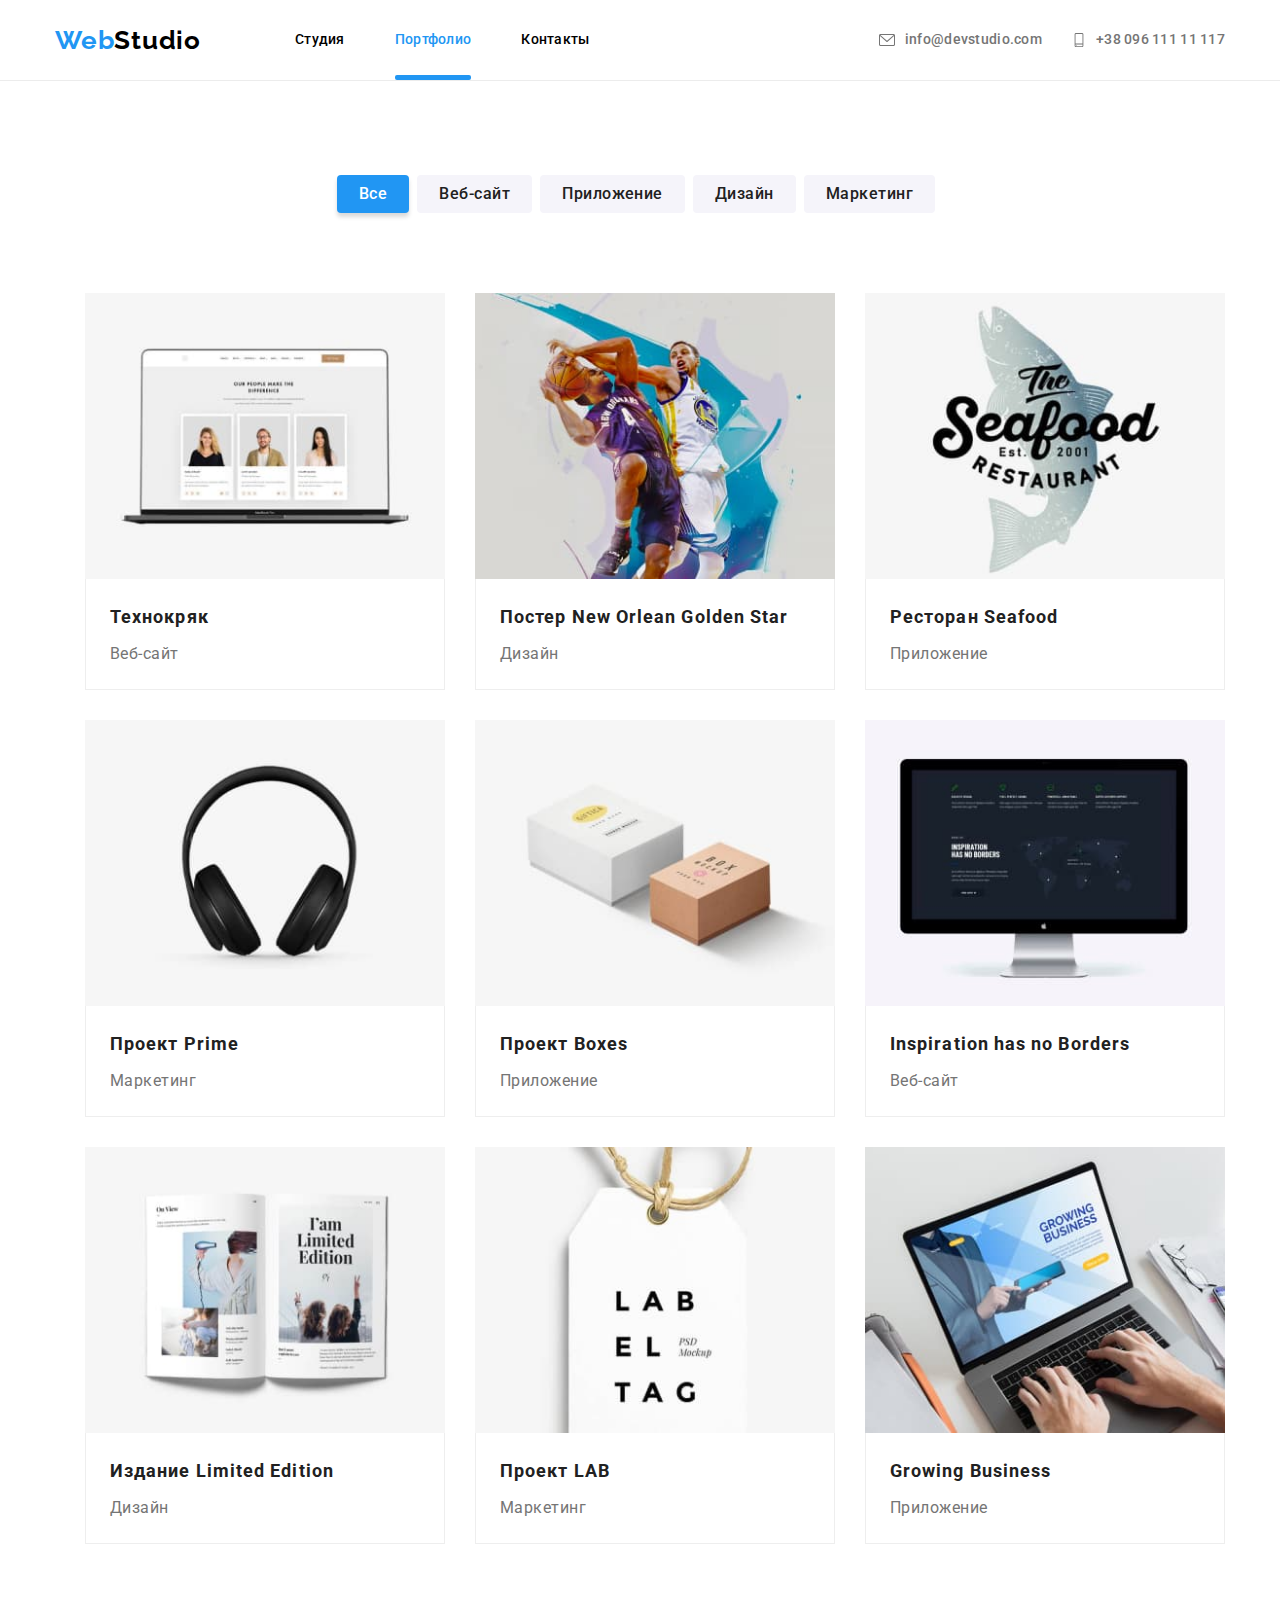
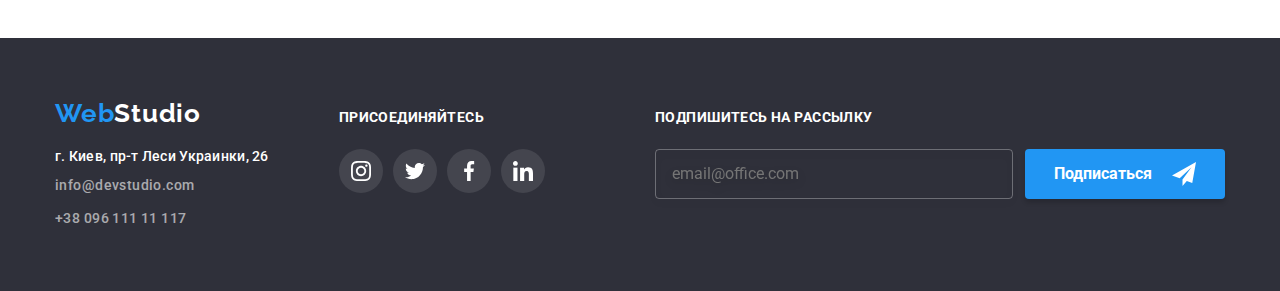
<file: portfolio.html>
<!DOCTYPE html>
<html lang="ru">
  <head>
    <meta charset="UTF-8" />
    <meta name="viewport" content="width=device-width, initiale=1.0" />
    <title>Document</title>
    <link rel="preconnect" href="https://fonts.googleapis.com" />
    <link rel="preconnect" href="https://fonts.gstatic.com" crossorigin />
    <link
      href="https://fonts.googleapis.com/css2?family=Raleway:ital,wght@0,700;1,700&family=Roboto:ital,wght@0,400;0,500;0,700;0,900;1,400;1,500;1,700;1,900&display=swap"
      rel="stylesheet"
    />
    <link rel="stylesheet" href="./css/main.min.css" />
  </head>

  <body>
    <header class="header">
      <div class="container header__container">
        <a class="header__logo" href="./index.html">
          <span class="header__logo--sp">Web</span>Studio
        </a>
        <nav class="navigation">
          <ul class="navigation__list">
            <li class="navigation__distance">
              <a href="./index.html" class="navigation__link">Студия</a>
            </li>
            <li class="navigation__distance">
              <a
                href="./portfolio.html"
                class="navigation__link navigation__link--active"
                >Портфолио</a
              >
            </li>
            <li class="navigation__distance">
              <a href="#contacts" class="navigation__link">Контакты</a>
            </li>
          </ul>
        </nav>
        <ul class="contacts">
          <li>
            <a href="mailto:info@devstudio.com" class="contacts__link"
              ><svg class="contacts__envelope">
                <use href="./images/sprite.svg#icon-envelope"></use></svg
              >info@devstudio.com</a
            >
          </li>
          <li>
            <a href="tel:+380961111111" class="contacts__link">
              <svg class="contacts__phone">
                <use href="./images/sprite.svg#icon-smartphone"></use>
              </svg>
              +38 096 111 11 117</a
            >
          </li>
        </ul>
      </div>
    </header>
    <!-- Переваги -->
    <main class="section">
      <div class="container">
        <ul class="button-box">
          <li>
            <button
              type="button"
              class="botton-box__pres botton-box__pres--active"
            >
              Все
            </button>
          </li>
          <li>
            <button type="button" class="botton-box__pres">Веб-сайт</button>
          </li>
          <li>
            <button type="button" class="botton-box__pres">Приложение</button>
          </li>
          <li>
            <button type="button" class="botton-box__pres">Дизайн</button>
          </li>
          <li>
            <button type="button" class="botton-box__pres">Маркетинг</button>
          </li>
        </ul>
        <ul class="card-set">
          <li>
            <a class="card-set__item" href="">
              <div>
                <img
                  src="./images/portfolio/technokriack.jpg"
                  alt="Технокряк"
                  width="370"
                />
                <div class="item__overlay">
                  <p>
                    Технокряк это современная площадка распространения
                    коронавируса. Компании используют эту платформу для
                    цифрового шпионажа и атак на защищённые сервера конкурентов.
                  </p>
                </div>
              </div>
            </a>
            <div class="item__frame">
              <h2 class="item__name-project">Технокряк</h2>
              <p class="item__prof-project">Веб-сайт</p>
            </div>
          </li>

          <li>
            <a class="card-set__item" href="">
              <div>
                <img
                  src="./images/portfolio/sportstars.jpg"
                  alt="poster New Orlean"
                />
                <div class="item__overlay">
                  <p>
                    Технокряк это современная площадка распространения
                    коронавируса. Компании используют эту платформу для
                    цифрового шпионажа и атак на защищённые сервера конкурентов.
                  </p>
                </div>
              </div>
            </a>
            <div class="item__frame">
              <h2 class="item__name-project">Постер New Orlean Golden Star</h2>
              <p class="item__prof-project">Дизайн</p>
            </div>
          </li>
          <li>
            <a class="card-set__item" href=""
              ><div>
                <img src="./images/portfolio/seafood.jpg" alt="Seafood" />
                <div class="item__overlay">
                  <p>
                    Технокряк это современная площадка распространения
                    коронавируса. Компании используют эту платформу для
                    цифрового шпионажа и атак на защищённые сервера конкурентов.
                  </p>
                </div>
              </div>
            </a>
            <div class="item__frame">
              <h2 class="item__name-project">Ресторан Seafood</h2>
              <p class="item__prof-project">Приложение</p>
            </div>
          </li>
          <li>
            <a class="card-set__item" href=""
              ><div>
                <img src="./images/portfolio/headphone.jpg" alt="headphone" />
                <div class="item__overlay">
                  <p>
                    Технокряк это современная площадка распространения
                    коронавируса. Компании используют эту платформу для
                    цифрового шпионажа и атак на защищённые сервера конкурентов.
                  </p>
                </div>
              </div>
            </a>
            <div class="item__frame">
              <h2 class="item__name-project">Проект Prime</h2>
              <p class="item__prof-project">Маркетинг</p>
            </div>
          </li>
          <li>
            <a class="card-set__item" href=""
              ><div>
                <img src="./images/portfolio/boxes.jpg" alt="boxes" />
                <div class="item__overlay">
                  <p>
                    Технокряк это современная площадка распространения
                    коронавируса. Компании используют эту платформу для
                    цифрового шпионажа и атак на защищённые сервера конкурентов.
                  </p>
                </div>
              </div>
            </a>
            <div class="item__frame">
              <h2 class="item__name-project">Проект Boxes</h2>
              <p class="item__prof-project">Приложение</p>
            </div>
          </li>
          <li>
            <a class="card-set__item" href=""
              ><div>
                <img src="./images/portfolio/monitor.jpg" alt="monitor" />
                <div class="item__overlay">
                  <p>
                    Технокряк это современная площадка распространения
                    коронавируса. Компании используют эту платформу для
                    цифрового шпионажа и атак на защищённые сервера конкурентов.
                  </p>
                </div>
              </div>
            </a>
            <div class="item__frame">
              <h2 class="item__name-project">Inspiration has no Borders</h2>
              <p class="item__prof-project">Веб-сайт</p>
            </div>
          </li>
          <li>
            <a class="card-set__item" href=""
              ><div>
                <img src="./images/portfolio/megazine.jpg" alt="megazine" />
                <div class="item__overlay">
                  <p>
                    Технокряк это современная площадка распространения
                    коронавируса. Компании используют эту платформу для
                    цифрового шпионажа и атак на защищённые сервера конкурентов.
                  </p>
                </div>
              </div>
            </a>
            <div class="item__frame">
              <h2 class="item__name-project">Издание Limited Edition</h2>
              <p class="item__prof-project">Дизайн</p>
            </div>
          </li>
          <li>
            <a class="card-set__item" href=""
              ><div>
                <img src="./images/portfolio/lab.jpg" alt="lab" />
                <div class="item__overlay">
                  <p>
                    Технокряк это современная площадка распространения
                    коронавируса. Компании используют эту платформу для
                    цифрового шпионажа и атак на защищённые сервера конкурентов.
                  </p>
                </div>
              </div>
            </a>
            <div class="item__frame">
              <h2 class="item__name-project">Проект LAB</h2>
              <p class="item__prof-project">Маркетинг</p>
            </div>
          </li>

          <li>
            <a class="card-set__item" href="">
              <div>
                <img src="./images/portfolio/laptop.jpg" alt="laptop" />
                <div class="item__overlay">
                  <p>
                    Технокряк это современная площадка распространения
                    коронавируса. Компании используют эту платформу для
                    цифрового шпионажа и атак на защищённые сервера конкурентов.
                  </p>
                </div>
              </div>
            </a>
            <div class="item__frame">
              <h2 class="item__name-project">Growing Business</h2>
              <p class="item__prof-project">Приложение</p>
            </div>
          </li>
        </ul>
      </div>
    </main>
    <!-- Підвал -->
    <footer class="footer__color">
      <div class="container footer">
        <div class="footer__content">
          <a class="footer__logo" href="./index.html">
            <span class="footer__logosp">Web</span>Studio
          </a>

          <ul class="footer__address" id="contacts">
            <li>
              <a
                class="navigation__link color"
                href="https://goo.gl/maps/RnuvEtVCAa1U8o1WA"
                target="_blank"
              >
                г. Киев, пр-т Леси Украинки, 26</a
              >
            </li>
            <li>
              <a
                href="mailto:info@devstudio.com"
                class="footer__contact navigation__link"
                >info@devstudio.com</a
              >
            </li>
            <li>
              <a
                href="tel:+380961111111"
                class="footer__contact navigation__link"
                >+38 096 111 11 117</a
              >
            </li>
          </ul>
        </div>
        <div class="footer__media">
          <strong class="footer__join">присоединяйтесь</strong>
          <ul class="media__link">
            <li>
              <div class="media__circles">
                <a class="media__circle" href="">
                  <svg class="insta">
                    <use href="./images/sprite.svg#icon-instagram"></use>
                  </svg>
                </a>
              </div>
            </li>
            <li>
              <div class="media__circles">
                <a class="media__circle" href="">
                  <svg class="twiter">
                    <use href="./images/sprite.svg#icon-twitter"></use>
                  </svg>
                </a>
              </div>
            </li>
            <li>
              <div class="media__circles">
                <a class="media__circle" href="">
                  <svg class="facebook">
                    <use href="./images/sprite.svg#icon-facebook"></use>
                  </svg>
                </a>
              </div>
            </li>
            <li>
              <div class="media__circles">
                <a class="media__circle" href="">
                  <svg class="linkedin">
                    <use href="./images/sprite.svg#icon-linkedin"></use>
                  </svg>
                </a>
              </div>
            </li>
          </ul>
        </div>
        <form class="footer-form__fild">
          <label class="footer-form__input-name" for="e-mail"
            >Подпишитесь на рассылку</label
          >
          <div class="footer-form__group">
            <input
              class="footer-form__input-frame"
              type="email"
              name="e-mail"
              id="e-mail"
              placeholder="email@office.com"
            />
            <button type="submit" class="footer-form__pres pres">
              Подписаться
              <img
                class="footer-form__icon-send"
                src="./images/SVG/icon_send.svg"
                alt="send"
              />
            </button>
          </div>
        </form>
      </div>
    </footer>
  </body>
</html>
</file>
<file: css/main.min.css>
/*! modern-normalize v1.1.0 | MIT License | https://github.com/sindresorhus/modern-normalize */*,::before,::after{-webkit-box-sizing:border-box;box-sizing:border-box}html{line-height:1.15;-webkit-text-size-adjust:100%;-moz-tab-size:4;-o-tab-size:4;tab-size:4}body{margin:0;font-family:system-ui,-apple-system,"Segoe UI",Roboto,Helvetica,Arial,sans-serif,"Apple Color Emoji","Segoe UI Emoji"}hr{height:0;color:inherit}abbr[title]{-webkit-text-decoration:underline dotted;text-decoration:underline dotted}b,strong{font-weight:bolder}code,kbd,samp,pre{font-family:ui-monospace, SFMono-Regular, Consolas, "Liberation Mono", Menlo, monospace;font-size:1em}small{font-size:80%}sub,sup{font-size:75%;line-height:0;position:relative;vertical-align:baseline}sub{bottom:-0.25em}sup{top:-0.5em}table{text-indent:0;border-color:inherit}button,input,optgroup,select,textarea{font-family:inherit;font-size:100%;line-height:1.15;margin:0}button,select{text-transform:none}button,[type="button"],[type="reset"],[type="submit"]{-webkit-appearance:button}::-moz-focus-inner{border-style:none;padding:0}:-moz-focusring{outline:1px dotted ButtonText}:-moz-ui-invalid{box-shadow:none}legend{padding:0}progress{vertical-align:baseline}::-webkit-inner-spin-button,::-webkit-outer-spin-button{height:auto}[type="search"]{-webkit-appearance:textfield;outline-offset:-2px}::-webkit-search-decoration{-webkit-appearance:none}::-webkit-file-upload-button{-webkit-appearance:button;font:inherit}summary{display:list-item}*{list-style:none;-webkit-box-sizing:border-box;box-sizing:border-box}h1,h2,h3,h4,h5,h6,ul,p{margin:0;padding:0}.navigation__list,.contacts,.navigation__link,.contacts__link,.advances__box,.team__list,.button-box{margin:0;list-style:none;display:-webkit-box;display:-ms-flexbox;display:flex}.container{margin:auto;max-width:1200px;padding-left:15px;padding-right:15px}.title{font-weight:bold;margin-top:0px;margin-bottom:50px;font-size:36px;line-height:1.17;text-align:center;letter-spacing:0.03em;color:#212121;margin-right:auto;margin-left:auto}.section{padding-top:94px;padding-bottom:94px}.section:nth-child(3){padding-top:0}body{margin:0px;background-color:var(--primary-white-color);font-family:Roboto, sans-serif;color:#000;font-style:normal;font-weight:500;line-height:1.5}.visually-hidden{position:absolute;width:1px;height:1px;margin:-1px;border:0;padding:0;white-space:nowrap;-webkit-clip-path:inset(100%);clip-path:inset(100%);clip:rect(0 0 0 0);overflow:hidden}.pres{list-style:none;display:block;position:relative;background:#2196f3;-webkit-box-shadow:0px 4px 4px rgba(0,0,0,0.15);box-shadow:0px 4px 4px rgba(0,0,0,0.15);border-radius:4px;color:#fff;border:none;cursor:pointer;font-size:16px;font-weight:700;padding:10px;min-width:200px;min-height:50px;margin-left:auto;margin-right:auto}.pres:hover{-webkit-transition-duration:250ms;transition-duration:250ms;background-color:#188ce8;-webkit-transition-timing-function:cubic-bezier(0.4, 0, 0.2, 1);transition-timing-function:cubic-bezier(0.4, 0, 0.2, 1)}.pres:focus{-webkit-transition-duration:250ms;transition-duration:250ms;background-color:#188ce8;-webkit-transition-timing-function:cubic-bezier(0.4, 0, 0.2, 1);transition-timing-function:cubic-bezier(0.4, 0, 0.2, 1)}.navigation__distance{margin-right:50px}.navigation__distance:last-child{margin-right:0px}.navigation__link{display:block;color:#000;text-decoration:none;-webkit-transition-duration:250ms;transition-duration:250ms;padding-top:32px;padding-bottom:32px}.navigation__link--active{color:#2196f3;position:relative}.navigation__link--active:after{content:"";color:#2196f3;text-decoration:none;display:block;background-color:#2196f3;width:100%;height:5px;border-radius:2px;position:absolute;left:0;bottom:0;padding-bottom:0}.navigation{margin-right:auto;margin-left:94px;margin-top:auto;margin-bottom:auto}.navigation__list{font-size:14px;line-height:1.14;letter-spacing:0.02em}.navigation.navigation__link{display:block;padding-top:32px;padding-bottom:32px;color:#000;text-decoration:none;-webkit-transition-duration:250ms;transition-duration:250ms}.navigation__link:hover,.navigation__link:focus{color:#2196f3;-webkit-transition-timing-function:cubic-bezier(0.4, 0, 0.2, 1);transition-timing-function:cubic-bezier(0.4, 0, 0.2, 1)}.header{border-bottom:1px solid #ececec}.header__container{display:-webkit-box;display:-ms-flexbox;display:flex;-webkit-box-pack:center;-ms-flex-pack:center;justify-content:center;width:100%;margin-right:auto;margin-left:auto}.header__logo{color:#000;font-family:Raleway, sans-serif;font-weight:bold;font-size:26px;line-height:31px;letter-spacing:0.03em;text-decoration:none;padding-top:24px;padding-bottom:24px;margin-top:auto;margin-bottom:auto;-webkit-transition-duration:250ms;transition-duration:250ms}.header__logo:hover,.header__logo:focus{text-shadow:0px 4px 4px rgba(0,0,0,0.25);-webkit-transition-timing-function:cubic-bezier(0.4, 0, 0.2, 1);transition-timing-function:cubic-bezier(0.4, 0, 0.2, 1)}.header__logo--sp{color:#2196f3}.contacts{font-size:14px;line-height:1.14;letter-spacing:0.02em;font-style:normal;-webkit-transition-duration:250ms;transition-duration:250ms}.contacts__phone{width:14px;height:16px;fill:currentColor;text-align:center;margin-right:10px}.contacts li:last-child{display:-webkit-box;display:-ms-flexbox;display:flex;margin-left:30px}.contacts__phone:hover,.contacts__phone:focus{fill:currentColor;-webkit-transition-duration:250ms;transition-duration:250ms;-webkit-transition-timing-function:cubic-bezier(0.4, 0, 0.2, 1);transition-timing-function:cubic-bezier(0.4, 0, 0.2, 1)}.contacts__link{color:#757575;text-decoration:none;padding-top:32px;padding-bottom:32px}.contacts__link:hover,.contacts__link:focus{color:#2196f3;-webkit-transition-duration:250ms;transition-duration:250ms;-webkit-transition-timing-function:cubic-bezier(0.4, 0, 0.2, 1);transition-timing-function:cubic-bezier(0.4, 0, 0.2, 1)}.contacts__envelope{width:16px;height:16px;fill:currentColor;text-align:center;margin-right:10px}.contacts__envelope:hover,.contacts__envelope:focus{fill:currentColor;-webkit-transition-duration:250ms;transition-duration:250ms;-webkit-transition-timing-function:cubic-bezier(0.4, 0, 0.2, 1);transition-timing-function:cubic-bezier(0.4, 0, 0.2, 1)}.contacts:hover,.contacts:focus{color:#2196f3;-webkit-transition-timing-function:cubic-bezier(0.4, 0, 0.2, 1);transition-timing-function:cubic-bezier(0.4, 0, 0.2, 1)}.hero{width:100%;max-width:1600px;background-color:rgba(47,48,58,0.4);margin-left:auto;margin-right:auto;padding-top:200px;padding-bottom:200px;background-image:-webkit-gradient(linear, left top, left bottom, from(rgba(47,48,58,0.4)), to(rgba(47,48,58,0.4))),url(../images/hero/hero.jpg);background-image:linear-gradient(rgba(47,48,58,0.4), rgba(47,48,58,0.4)),url(../images/hero/hero.jpg);-webkit-filter:drop-shadow(0px 4px 4px rgba(0,0,0,0.25));filter:drop-shadow(0px 4px 4px rgba(0,0,0,0.25))}.hero .container{width:696px}.hero__name{font-weight:900;font-size:44px;line-height:1.36;text-align:center;letter-spacing:0.06em;text-transform:uppercase;color:#fff;margin-bottom:30px;margin-top:0px}.hero__backdrop{position:fixed;height:100%;width:100%;top:0;left:0;background:rgba(0,0,0,0.2)}.hero__backdrop.is-hidden{opacity:0;visibility:hidden;opacity:inherit;pointer-events:none}.activity{display:-webkit-box;display:-ms-flexbox;display:flex;max-width:1170px;padding-left:0px}.activity__item{position:relative;margin-right:30px}.activity__item:last-child{margin-right:0}.activity__name{text-transform:uppercase;font-weight:bold;font-size:14px;line-height:1.13px;text-align:center;letter-spacing:0.03em;text-transform:uppercase;color:#ffffff}.activity__box{position:absolute;bottom:0;display:-webkit-box;display:-ms-flexbox;display:flex;-webkit-box-pack:center;-ms-flex-pack:center;justify-content:center;-webkit-box-align:center;-ms-flex-align:center;align-items:center;width:370px;height:70px;background:rgba(47,48,58,0.8)}.advanсes__description{font-size:14px;line-height:1.71;letter-spacing:0.03em;color:#757575;margin-top:10px}.advances{background-color:#fff;padding-left:15px;padding-right:15px;margin-left:auto;margin-right:auto}.advances__box{-webkit-box-pack:justify;-ms-flex-pack:justify;justify-content:space-between}.advances__item{width:270px;height:251px;margin-right:30px}.advances__item:last-child{margin-right:0}.advances__card{width:270px;height:120px;background:#f5f4fa;border-radius:4px;-webkit-box-pack:center;-ms-flex-pack:center;justify-content:center;-webkit-box-align:center;-ms-flex-align:center;align-items:center;display:-webkit-box;display:-ms-flexbox;display:flex}.advances__name{text-transform:uppercase;font-weight:bold;font-size:14px;line-height:1.14;letter-spacing:0.03em;color:#000;margin-top:30px}.team{background-color:#f5f4fa;margin-left:auto;margin-right:auto;margin-bottom:0px}.team__list{margin-left:auto;margin-right:auto;max-width:1170px}.team__prof{font-size:16px;line-height:1.19;letter-spacing:0.03em;color:#757575;margin-bottom:20px}.team__name{font-family:Roboto;font-size:16px;line-height:1.19;letter-spacing:0.03em;color:#000;margin-bottom:10px}.team__member{width:270px;height:428px;margin-right:30px;background-color:#fff;text-align:center;-webkit-filter:drop-shadow(0px 4px 4px rgba(0,0,0,0.25));filter:drop-shadow(0px 4px 4px rgba(0,0,0,0.25));border-radius:0px 0px 4px 4px}.team__member:last-child{margin-right:0}.team__member div{padding:30px 32px}.team__link--member{width:206px;height:44px;display:-webkit-box;display:-ms-flexbox;display:flex;-webkit-box-pack:justify;-ms-flex-pack:justify;justify-content:space-between;padding-left:0px;margin-top:20px;margin-left:auto;margin-right:auto}.team__link--circle{width:44px;height:44px;-webkit-box-sizing:border-box;box-sizing:border-box;border-radius:50%;border:none;cursor:pointer;-webkit-box-pack:center;-ms-flex-pack:center;justify-content:center;-webkit-box-align:center;-ms-flex-align:center;align-items:center;display:-webkit-box;display:-ms-flexbox;display:flex;color:#afb1b8}.team__link--social-name{width:20px;height:20px;fill:currentColor;-webkit-box-pack:center;-ms-flex-pack:center;justify-content:center;-webkit-box-align:center;-ms-flex-align:center;align-items:center;display:-webkit-box;display:-ms-flexbox;display:flex}.team__link--circle:hover,.team__link--circle:focus{-webkit-transition-duration:250ms;transition-duration:250ms;color:#fff;background-color:#2196f3;-webkit-transition-timing-function:cubic-bezier(0.4, 0, 0.2, 1);transition-timing-function:cubic-bezier(0.4, 0, 0.2, 1)}.insta{width:20px;height:20px;fill:#fff;-webkit-box-pack:center;-ms-flex-pack:center;justify-content:center;-webkit-box-align:center;-ms-flex-align:center;align-items:center;display:-webkit-box;display:-ms-flexbox;display:flex}.twiter{width:20px;height:20px;fill:primarywhitecolor;-webkit-box-pack:center;-ms-flex-pack:center;justify-content:center;-webkit-box-align:center;-ms-flex-align:center;align-items:center;display:-webkit-box;display:-ms-flexbox;display:flex}.facebook{width:20px;height:20px;fill:primarywhitecolor;-webkit-box-pack:center;-ms-flex-pack:center;justify-content:center;-webkit-box-align:center;-ms-flex-align:center;align-items:center;display:-webkit-box;display:-ms-flexbox;display:flex}.linkedin{width:20px;height:20px;fill:primarywhitecolor;-webkit-box-pack:center;-ms-flex-pack:center;justify-content:center;-webkit-box-align:center;-ms-flex-align:center;align-items:center;display:-webkit-box;display:-ms-flexbox;display:flex}.partners{display:-webkit-box;display:-ms-flexbox;display:flex}.partners__box{width:170px;height:92px;border:1px solid #afb1b8;border-radius:4px;background-color:#fff;cursor:pointer;-webkit-box-pack:center;-ms-flex-pack:center;justify-content:center;-webkit-box-align:center;-ms-flex-align:center;align-items:center;display:-webkit-box;display:-ms-flexbox;display:flex;color:#afb1b8;-webkit-transition-duration:250ms;transition-duration:250ms}.partners__box:hover{border:1px solid #2196f3;color:#2196f3;-webkit-transition-timing-function:cubic-bezier(0.4, 0, 0.2, 1);transition-timing-function:cubic-bezier(0.4, 0, 0.2, 1)}.partners__box:focus{border:3px solid #2196f3;color:#2196f3;-webkit-transition-timing-function:cubic-bezier(0.4, 0, 0.2, 1);transition-timing-function:cubic-bezier(0.4, 0, 0.2, 1)}.partners li{margin-right:30px}.partners li:last-child{margin-right:0}.partners__img{fill:currentColor;-webkit-box-pack:center;-ms-flex-pack:center;justify-content:center;-webkit-box-align:center;-ms-flex-align:center;align-items:center;display:-webkit-box;display:-ms-flexbox;display:flex;-webkit-transition-duration:250ms;transition-duration:250ms}.partners__img:hover,.partners__img:focus{fill:currentColor;-webkit-transition-timing-function:cubic-bezier(0.4, 0, 0.2, 1);transition-timing-function:cubic-bezier(0.4, 0, 0.2, 1)}.modal{position:absolute;top:50%;left:50%;-webkit-transform:translate(-50%, -50%);transform:translate(-50%, -50%);opacity:1;width:528px;padding:40px;background-color:#fff;-webkit-transition-duration:250ms;transition-duration:250ms}.is-hidden .modal{-webkit-transform:translate(-50%, -50%);transform:translate(-50%, -50%);opacity:0;-webkit-transition-duration:250ms;transition-duration:250ms}.modal__head{font-weight:bold;font-size:20px;letter-spacing:0.03em;color:#212121;margin-bottom:12px}.modal__button{-webkit-appearance:none;-moz-appearance:none;appearance:none;position:absolute;cursor:pointer;top:12px;right:9px;border:1px solid rgba(0,0,0,0.1);-webkit-box-sizing:border-box;box-sizing:border-box}.modal__ok{position:absolute;height:15px;padding-left:24px;font-weight:400;font-size:14px;letter-spacing:0.03em;color:#757575;cursor:pointer}.modal__check{display:block;left:15px;position:relative;-webkit-transition-duration:250ms;transition-duration:250ms;-webkit-transition-timing-function:cubic-bezier(0.4, 0, 0.2, 1);transition-timing-function:cubic-bezier(0.4, 0, 0.2, 1)}.modal__button-new{position:fixed;height:32px;width:32px;border-radius:50%;background-image:url(../images/SVG/close_none_active.svg)}.modal__button-new:focus,.modal__button-new:hover,.modal__button-new:active{-webkit-transition-timing-function:cubic-bezier(0.4, 0, 0.2, 1);transition-timing-function:cubic-bezier(0.4, 0, 0.2, 1);border-color:#2196f3;outline:none;background-image:url(../images/SVG/close_active.svg)}.modal__form-fild{position:relative;margin-bottom:10px;text-align:left}.modal__form-fild:nth-last-child(4){position:relative;margin-bottom:20px}.modal__input-frame{padding:0%;display:block;width:448px;height:40px;border:1px solid rgba(33,33,33,0.2);-webkit-box-sizing:border-box;box-sizing:border-box;border-radius:4px;padding-left:40px;cursor:pointer}.modal__input-frame:focus+.vector-person{-webkit-transition-duration:250ms;transition-duration:250ms;-webkit-transition-timing-function:cubic-bezier(0.075, 0.82, 0.165, 1);transition-timing-function:cubic-bezier(0.075, 0.82, 0.165, 1);background-image:url(../images/SVG/person_blue.svg)}.modal__input-frame:focus{outline:none;border:1px solid #2196f3;-webkit-transition-duration:250ms;transition-duration:250ms;-webkit-transition-timing-function:cubic-bezier(0.075, 0.82, 0.165, 1);transition-timing-function:cubic-bezier(0.075, 0.82, 0.165, 1)}.modal__input-frame:focus+.vector-phone{-webkit-transition-duration:250ms;transition-duration:250ms;-webkit-transition-timing-function:cubic-bezier(0.075, 0.82, 0.165, 1);transition-timing-function:cubic-bezier(0.075, 0.82, 0.165, 1);background-image:url(../images/SVG/phone_blue.svg)}.modal__input-frame:focus+.vector-email{-webkit-transition-duration:250ms;transition-duration:250ms;-webkit-transition-timing-function:cubic-bezier(0.075, 0.82, 0.165, 1);transition-timing-function:cubic-bezier(0.075, 0.82, 0.165, 1);background-image:url(../images/SVG/email_blue.svg)}.modal__input-comment:focus{-webkit-transition-duration:250ms;transition-duration:250ms;-webkit-transition-timing-function:cubic-bezier(0.075, 0.82, 0.165, 1);transition-timing-function:cubic-bezier(0.075, 0.82, 0.165, 1);outline:none;border:1px solid #2196f3}.vector-person{position:absolute;left:12px;bottom:10px;width:18px;height:18px;background-image:url(../images/SVG/person_black.svg)}.vector-phone{position:absolute;left:12px;bottom:10px;width:18px;height:18px;background-image:url(../images/SVG/phone_black.svg)}.vector-email{position:absolute;left:12px;bottom:10px;width:18px;height:18px;background-image:url(../images/SVG/email_black.svg)}.modal__input-name{display:block;font-weight:400;font-size:12px;letter-spacing:0.01em;color:#757575;margin-bottom:4px}.modal__check-input{-webkit-appearance:none;-moz-appearance:none;appearance:none;position:absolute}.modal__check-box{position:absolute;text-align:right;width:16px;height:15px;border:2px solid #212121;border-radius:3px}.modal__place-button{display:block;margin:0 auto;margin-top:74px}.modal__place-button:focus{outline:none;background-color:#188ce8}.modal__check-input:focus+.modal__check-box{border:3px solid #2196f3;border-radius:2px}.modal__check-input:checked+.modal__check-box{border:none;position:absolute;width:16px;height:15px;background-image:url(../images/SVG/vector_icon_check.svg)}.modal__input-comment{padding:0;display:block;height:120px;width:448px;border:1px solid rgba(33,33,33,0.2);-webkit-box-sizing:border-box;box-sizing:border-box;border-radius:4px;padding:12px 16px;cursor:pointer}.modal__ok-span:focus,.modal__ok-span:active{color:#2196f3;letter-spacing:0.03em;text-shadow:0px 4px 4px rgba(0,0,0,0.25)}.modal__ok-span{outline:none;font-weight:400;font-size:14px;letter-spacing:0.03em;-webkit-text-decoration-line:underline;text-decoration-line:underline;color:#2196f3}.modal__check-input{-webkit-appearance:none;-moz-appearance:none;appearance:none;position:absolute}.modal__check-box{position:absolute;text-align:right;width:16px;height:15px;border:#212121 solid 2px;border-radius:3px}.media__circle{width:44px;height:44px;border:1px solid #afb1b8;-webkit-box-sizing:border-box;box-sizing:border-box;border-radius:50%;background:rgba(255,255,255,0.1);border:none;cursor:pointer;-webkit-box-pack:center;-ms-flex-pack:center;justify-content:center;-webkit-box-align:center;-ms-flex-align:center;align-items:center;display:-webkit-box;display:-ms-flexbox;display:flex}.media__circles{fill:#afb1b8;-webkit-box-pack:center;-ms-flex-pack:center;justify-content:center;-webkit-box-align:center;-ms-flex-align:center;align-items:center;display:-webkit-box;display:-ms-flexbox;display:flex}.media__circle:hover,.media__circle:focus,.media__circle:active{-webkit-transition-duration:250ms;transition-duration:250ms;background-color:#2196f3;-webkit-transition-timing-function:cubic-bezier(0.4, 0, 0.2, 1);transition-timing-function:cubic-bezier(0.4, 0, 0.2, 1)}.media__link{width:206px;height:44px;display:-webkit-box;display:-ms-flexbox;display:flex;-webkit-box-pack:justify;-ms-flex-pack:justify;justify-content:space-between;padding-left:0px;margin-top:20px}.insta{width:20px;height:20px;fill:#fff;-webkit-box-pack:center;-ms-flex-pack:center;justify-content:center;-webkit-box-align:center;-ms-flex-align:center;align-items:center;display:-webkit-box;display:-ms-flexbox;display:flex}.twiter{width:20px;height:20px;fill:#fff;-webkit-box-pack:center;-ms-flex-pack:center;justify-content:center;-webkit-box-align:center;-ms-flex-align:center;align-items:center;display:-webkit-box;display:-ms-flexbox;display:flex}.facebook{width:20px;height:20px;fill:#fff;-webkit-box-pack:center;-ms-flex-pack:center;justify-content:center;-webkit-box-align:center;-ms-flex-align:center;align-items:center;display:-webkit-box;display:-ms-flexbox;display:flex}.linkedin{width:20px;height:20px;fill:#fff;-webkit-box-pack:center;-ms-flex-pack:center;justify-content:center;-webkit-box-align:center;-ms-flex-align:center;align-items:center;display:-webkit-box;display:-ms-flexbox;display:flex}.color{color:#fff;padding:0}.footer{display:-webkit-box;display:-ms-flexbox;display:flex;-webkit-box-align:baseline;-ms-flex-align:baseline;align-items:baseline}.footer__logosp{color:#2196f3}.footer__color{background-color:#2f303a;margin-left:auto;margin-right:auto;padding:60px 0px}.footer__logo{font-family:Raleway;font-weight:bold;font-size:26px;line-height:1.19;letter-spacing:0.03em;color:#fff;text-decoration:none}.footer__media{display:inline;margin-left:70px}.footer__contact{margin-top:9px;font-size:14px;line-height:1.71;letter-spacing:0.03em;color:rgba(255,255,255,0.6);padding:0}.footer__join{font-family:Roboto;font-weight:700;font-size:14px;line-height:1.14;letter-spacing:0.03em;text-transform:uppercase;color:#fff;text-transform:uppercase}.footer__address{font-size:14px;line-height:1.14;letter-spacing:0.02em;font-style:normal;margin-top:20px}.footer-form__fild{max-width:570px;margin-left:auto}.footer-form__input-name{font-weight:700;font-size:14px;line-height:1.14;letter-spacing:0.03em;text-transform:uppercase;color:#ffffff}.footer-form__input-frame{width:358px;height:50px;border:1px solid rgba(255,255,255,0.3);-webkit-box-sizing:border-box;box-sizing:border-box;-webkit-filter:drop-shadow(0px 4px 4px rgba(0,0,0,0.15));filter:drop-shadow(0px 4px 4px rgba(0,0,0,0.15));border-radius:4px;background-color:transparent;padding:15px 16px;color:#ffffff}.footer-form__icon-send{width:24px;height:24px;bottom:13px;right:28px;margin-right:0}.footer-form__pres{display:-webkit-box;display:-ms-flexbox;display:flex;-webkit-box-pack:justify;-ms-flex-pack:justify;justify-content:space-between;-webkit-box-align:center;-ms-flex-align:center;align-items:center;background:#2196f3;-webkit-box-shadow:0px 4px 4px rgba(0,0,0,0.15);box-shadow:0px 4px 4px rgba(0,0,0,0.15);border-radius:4px;color:#fff;border:none;cursor:pointer;font-size:16px;font-weight:700;min-width:200px;height:50px;padding:10px 29px;margin-left:12px}.footer-form__group{display:-webkit-box;display:-ms-flexbox;display:flex;-webkit-box-align:center;-ms-flex-align:center;align-items:center;height:50px;margin-top:20px}.button-box{list-style:none;-webkit-box-pack:center;-ms-flex-pack:center;justify-content:center;margin-left:auto;margin-right:auto;margin-bottom:50px}.botton-box__pres{font-family:inherit;background:#f5f4fa;border-radius:4px;font-size:16px;line-height:1.63;font-weight:500;text-align:center;letter-spacing:0.03em;color:#212121;border:none;cursor:pointer;padding:6px 22px;margin-right:8px;-webkit-transition-duration:250ms;transition-duration:250ms}.botton-box__pres:focus,.botton-box__pres:hover{background-color:#2196f3;color:#fff;-webkit-box-shadow:0px 4px 4px rgba(0,0,0,0.15);box-shadow:0px 4px 4px rgba(0,0,0,0.15);-webkit-transition-duration:250ms;transition-duration:250ms;-webkit-transition-timing-function:cubic-bezier(0.4, 0, 0.2, 1);transition-timing-function:cubic-bezier(0.4, 0, 0.2, 1)}.botton-box__pres--active{background-color:#2196f3;color:#fff;-webkit-box-shadow:0px 4px 4px rgba(0,0,0,0.15);box-shadow:0px 4px 4px rgba(0,0,0,0.15)}.item__frame{position:relative;border-bottom:1px solid #eeeeee;border-right:1px solid #eeeeee;border-left:1px solid #eeeeee;padding:20px 24px}.item__name-project{font-family:Roboto;font-weight:bold;font-size:18px;line-height:2;letter-spacing:0.06em;color:#212121}img{display:block;width:100%;height:auto;margin-bottom:0px}.board-portfilio{max-width:1170px;padding-left:15px;padding-right:15px}.item__overlay{position:absolute;top:0;left:0;width:100%;height:294px;-webkit-transform:translatey(100%);transform:translatey(100%);-webkit-transition:-webkit-transform 250ms ease;transition:-webkit-transform 250ms ease;transition:transform 250ms ease;transition:transform 250ms ease, -webkit-transform 250ms ease;background:rgba(33,150,243,0.9)}.item__overlay>p{font-weight:normal;font-size:18px;line-height:1.56;letter-spacing:0.03em;color:#ffffff;padding:63px 24px}.item__prof-project{font-family:Roboto;font-weight:normal;font-size:16px;line-height:1.87;letter-spacing:0.03em;color:#757575;margin-top:4px}.item__name-project{font-family:Roboto;font-weight:bold;font-size:18px;line-height:2;letter-spacing:0.06em;color:#212121}.card-set{display:-webkit-box;display:-ms-flexbox;display:flex;-ms-flex-wrap:wrap;flex-wrap:wrap;margin:0px;padding:0px;margin-top:calc(-1 * $cardsetmargin);margin-left:calc(-1 * $cardsetmargin)}.card-set>li{-ms-flex-preferred-size:calc(100% / 3 - 30px);flex-basis:calc(100% / 3 - 30px);margin-left:30px;margin-top:30px;-webkit-transition-duration:250ms;transition-duration:250ms}.card-set__prof-project{font-family:Roboto;font-weight:normal;font-size:16px;line-height:1.87;letter-spacing:0.03em;color:#757575;margin-top:4px}.card-set__item{display:block;text-decoration:none;cursor:pointer;position:relative;overflow:hidden;-webkit-transition-duration:250ms;transition-duration:250ms}.card-set__item:focus .item__overlay,.card-set__item:hover .item__overlay,.card-set__item:active .item__overlay{-webkit-transform:translatey(0);transform:translatey(0);-webkit-transition-timing-function:cubic-bezier(0.4, 0, 0.2, 1);transition-timing-function:cubic-bezier(0.4, 0, 0.2, 1)}.card-set__item:hover,.card-set__item:focus,.card-set__item:active{-webkit-box-shadow:0px 4px 4px rgba(0,0,0,0.25);box-shadow:0px 4px 4px rgba(0,0,0,0.25);-webkit-transition-timing-function:cubic-bezier(0.4, 0, 0.2, 1);transition-timing-function:cubic-bezier(0.4, 0, 0.2, 1)}
/*# sourceMappingURL=main.min.css.map */
</file>
